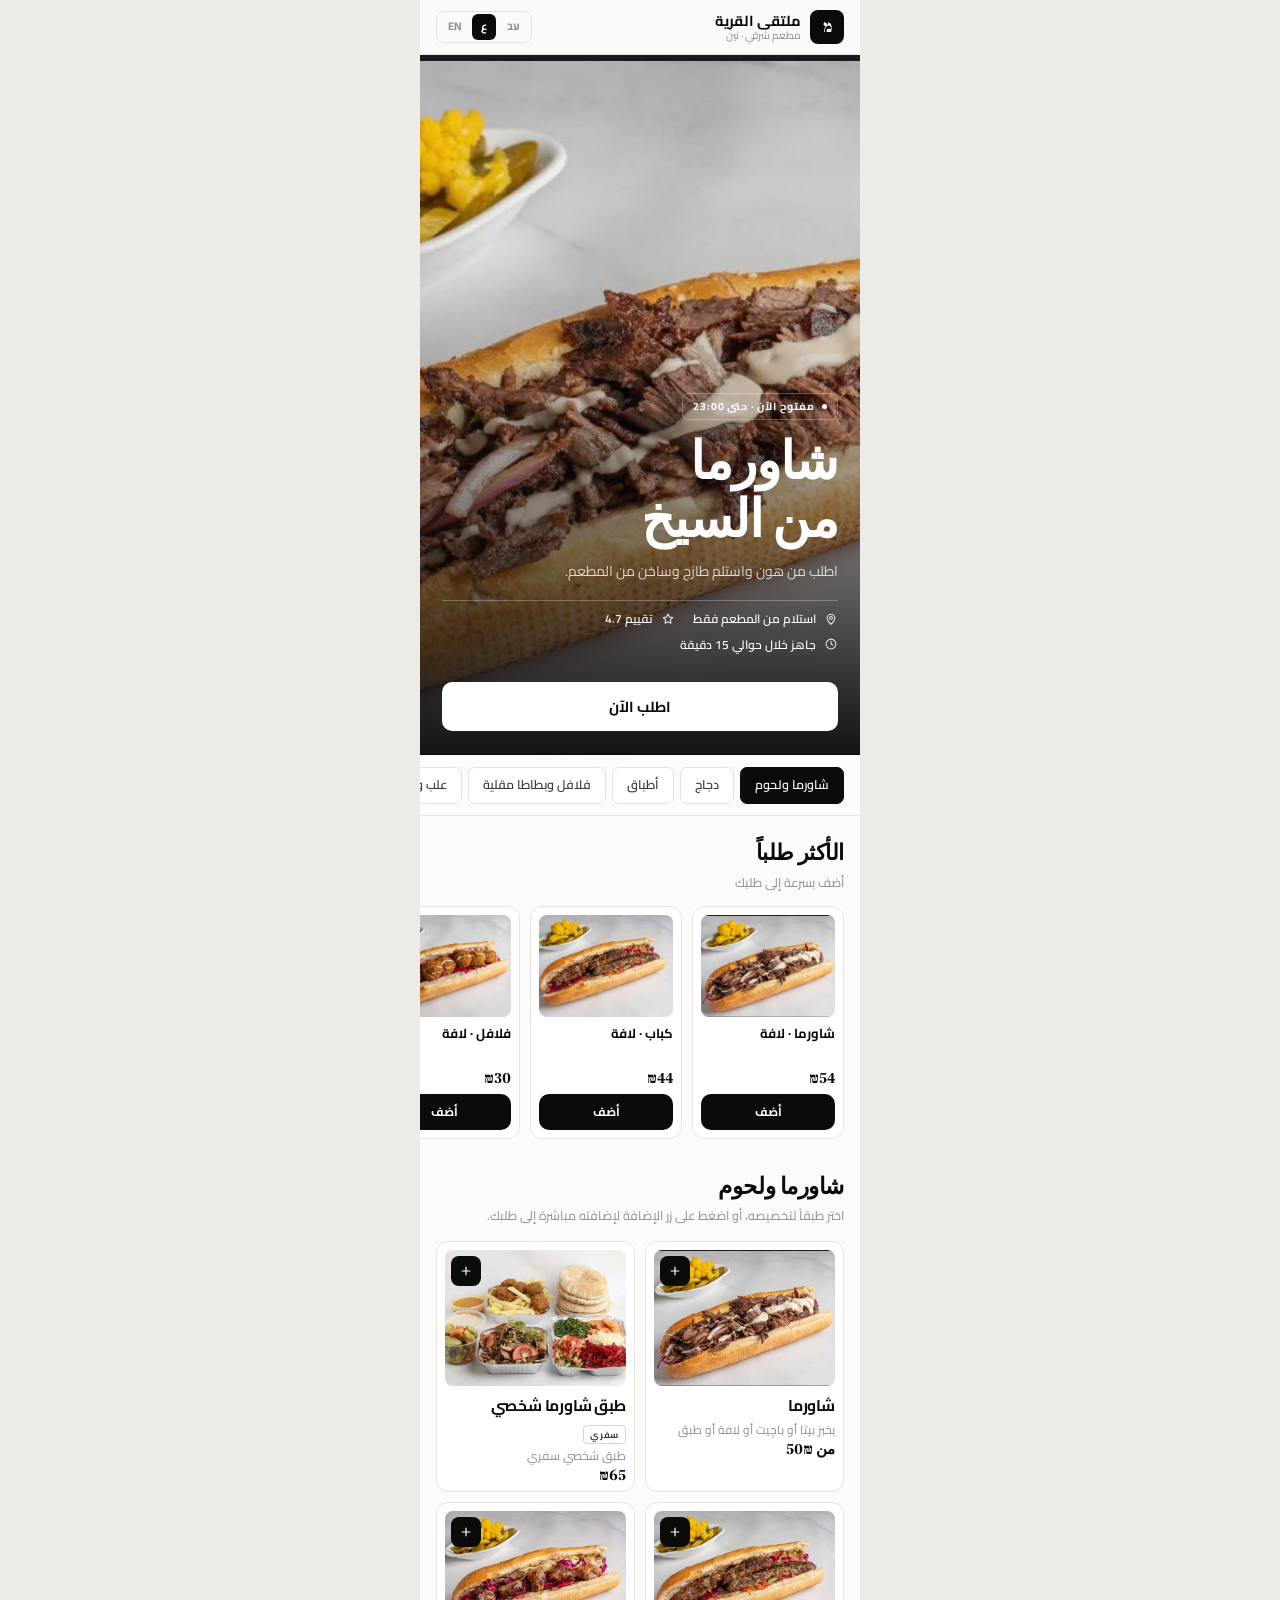
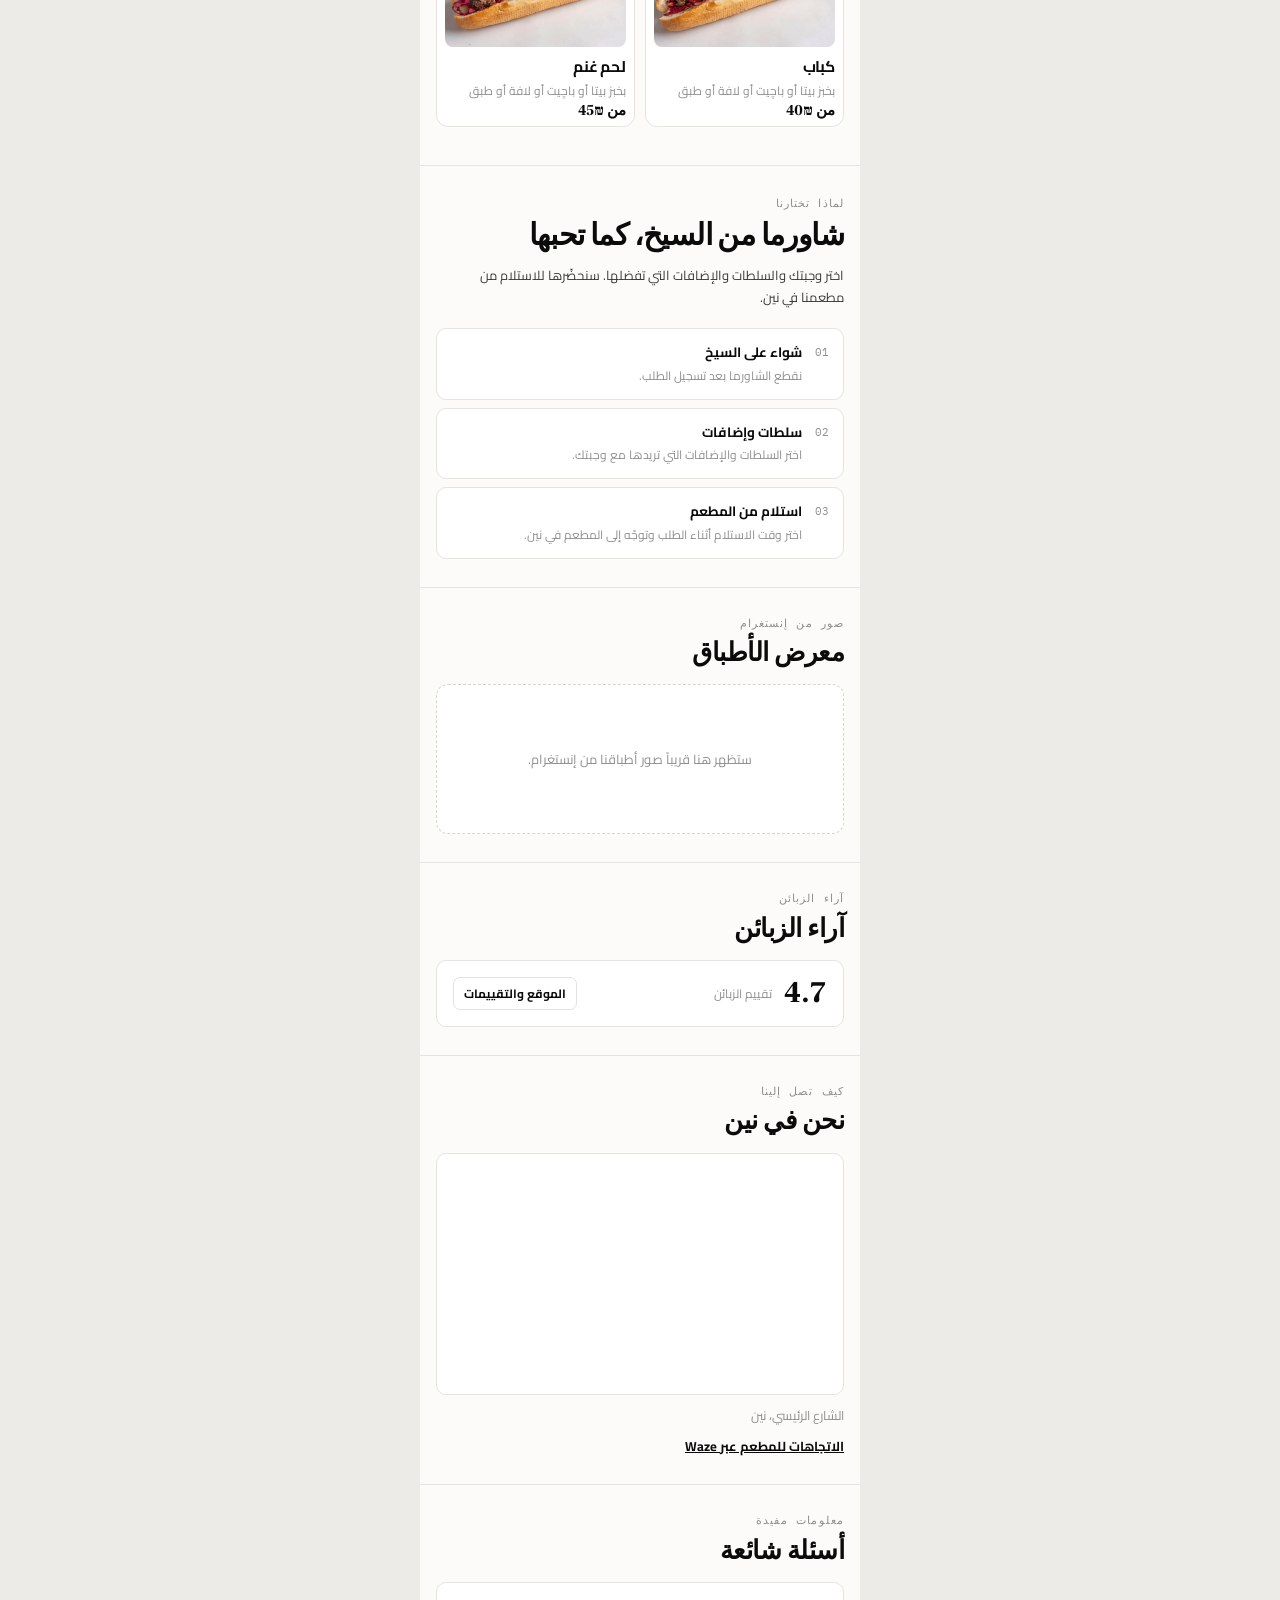
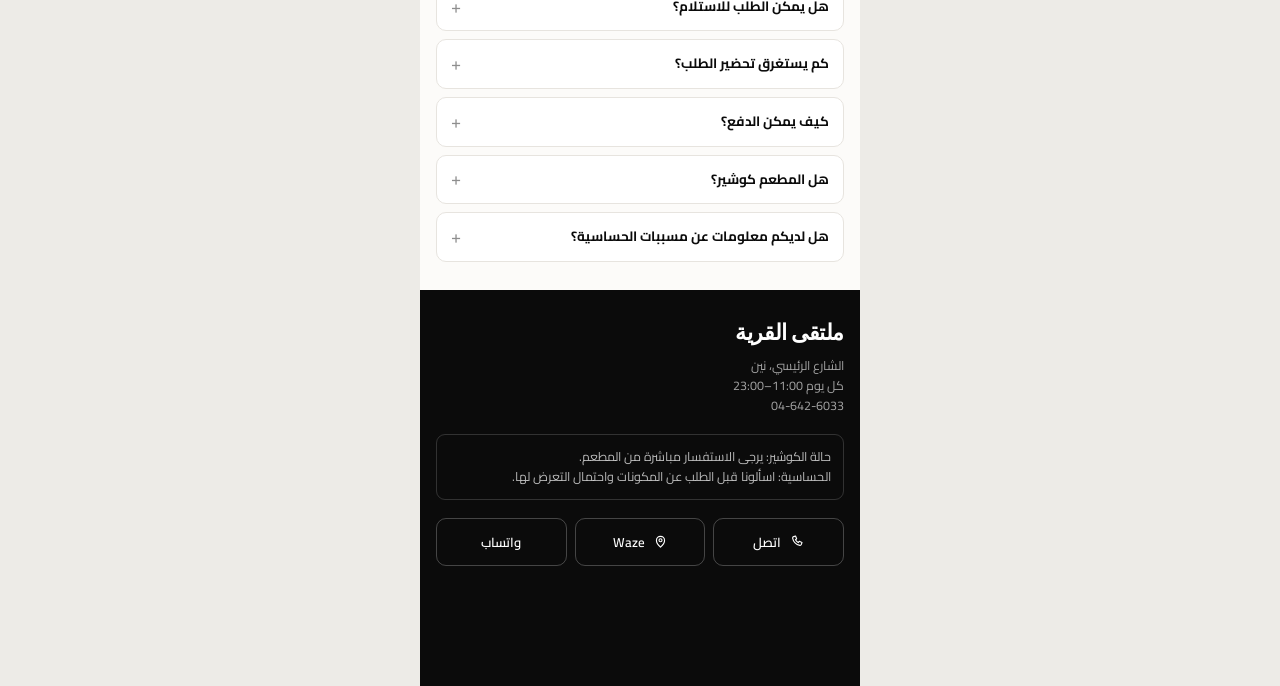
<file: index.html>
<!DOCTYPE html>
<html lang="he" dir="rtl">
<head>
<meta charset="utf-8">
<meta name="viewport" content="width=device-width, initial-scale=1, viewport-fit=cover">
<meta name="theme-color" content="#0B0B0B">
<title>מפגש הכפר · הזמנות</title>
<link rel="preconnect" href="https://fonts.googleapis.com">
<link rel="preconnect" href="https://fonts.gstatic.com" crossorigin>
<link href="https://fonts.googleapis.com/css2?family=Heebo:wght@400;500;600;700;900&family=Frank+Ruhl+Libre:wght@700;900&family=Cairo:wght@400;600;800&family=IBM+Plex+Mono:wght@400&display=swap" rel="stylesheet">
<link rel="stylesheet" href="style.css">
</head>
<body>

<!-- ============ HEADER ============ -->
<header class="appbar">
  <div class="brand">
    <div class="brand__mark" aria-hidden="true">מ</div>
    <div class="brand__text">
      <strong data-t="brand"></strong>
      <span data-t="brandSub"></span>
    </div>
  </div>
  <nav class="lang" aria-label="Language">
    <button type="button" data-lang="he">עב</button>
    <button type="button" data-lang="ar">ع</button>
    <button type="button" data-lang="en">EN</button>
  </nav>
</header>

<main>

<!-- ============ HOME ============ -->
<section class="screen" id="screen-home">

  <div class="hero">
    <div class="hero__media"><img src="Shawarma%20Baguette.jpeg" alt=""><div class="hero__fade"></div></div>
    <div class="hero__body">
      <p class="pill" id="open-status"><span class="dot" aria-hidden="true"></span><span data-t="openUntil"></span></p>
      <h1 data-t="heroTitle"></h1>
      <p class="hero__sub" data-t="heroSub"></p>
      <ul class="facts">
        <li>
          <svg viewBox="0 0 20 20" aria-hidden="true"><path d="M10 17.5s5.4-5 5.4-9a5.4 5.4 0 10-10.8 0c0 4 5.4 9 5.4 9z"/><circle cx="10" cy="8.4" r="2"/></svg>
          <span data-t="pickupOnly"></span>
        </li>
        <li>
          <svg viewBox="0 0 20 20" aria-hidden="true"><path d="M10 3l2.1 4.3 4.7.7-3.4 3.3.8 4.7-4.2-2.2-4.2 2.2.8-4.7L3.2 8l4.7-.7z"/></svg>
          <span data-t="rating"></span>
        </li>
        <li>
          <svg viewBox="0 0 20 20" aria-hidden="true"><circle cx="10" cy="10" r="7"/><path d="M10 6v4l2.5 1.5"/></svg>
          <span data-t="readyTime"></span>
        </li>
      </ul>
      <div class="hero__cta">
        <button type="button" class="btn btn--light" id="cta-menu" data-t="orderNow"></button>
      </div>
    </div>
  </div>

  <nav class="cats" id="cats" aria-label="Menu categories"></nav>

  <section class="pad discovery">
    <div class="section-heading">
      <div>
        <h2 class="display" data-t="popularTitle"></h2>
        <p class="muted" data-t="popularSub"></p>
      </div>
      <button type="button" class="link-button" id="reorder" hidden data-t="reorder"></button>
    </div>
    <div class="popular-rail" id="popular"></div>
  </section>

  <div class="pad" id="menu-section">
    <h2 class="display" id="cat-title"></h2>
    <p class="muted" data-t="menuHint"></p>
    <ul class="menu" id="menu"></ul>
  </div>

  <section class="about">
    <p class="about__eyebrow" data-t="aboutEyebrow"></p>
    <h2 class="display" data-t="aboutTitle"></h2>
    <p class="about__intro" data-t="aboutIntro"></p>
    <div class="about__points">
      <article class="about-point">
        <span class="about-point__number">01</span>
        <div><h3 data-t="aboutGrillTitle"></h3><p data-t="aboutGrillBody"></p></div>
      </article>
      <article class="about-point">
        <span class="about-point__number">02</span>
        <div><h3 data-t="aboutSaladsTitle"></h3><p data-t="aboutSaladsBody"></p></div>
      </article>
      <article class="about-point">
        <span class="about-point__number">03</span>
        <div><h3 data-t="aboutPickupTitle"></h3><p data-t="aboutPickupBody"></p></div>
      </article>
    </div>
  </section>

  <section class="content-section" aria-labelledby="gallery-title">
    <p class="about__eyebrow" data-t="galleryEyebrow"></p>
    <h2 class="display" id="gallery-title" data-t="galleryTitle"></h2>
    <div class="gallery-placeholder">
      <p data-t="galleryComingSoon"></p>
    </div>
  </section>

  <section class="content-section" aria-labelledby="reviews-title">
    <p class="about__eyebrow" data-t="reviewsEyebrow"></p>
    <h2 class="display" id="reviews-title" data-t="reviewsTitle"></h2>
    <div class="rating-card">
      <strong class="rating-card__value">4.7</strong>
      <span class="rating-card__label" data-t="reviewsRating"></span>
      <a class="link-button" href="https://www.google.com/maps/search/?api=1&amp;query=Mifgash+HaKfar+Nein+Israel" target="_blank" rel="noopener" data-t="reviewsLink"></a>
    </div>
  </section>

  <section class="content-section" aria-labelledby="map-title">
    <p class="about__eyebrow" data-t="mapEyebrow"></p>
    <h2 class="display" id="map-title" data-t="mapTitle"></h2>
    <div class="waze-map">
      <iframe
        title="Waze live map centered on Nein, Israel"
        src="https://embed.waze.com/iframe?zoom=15&amp;lat=32.6307267&amp;lon=35.3488686"
        loading="lazy"
        referrerpolicy="no-referrer-when-downgrade"
        allowfullscreen></iframe>
    </div>
    <p class="map-address" data-t="address"></p>
    <a class="map-link" href="https://waze.com/ul?q=%D7%9E%D7%A4%D7%92%D7%A9%20%D7%94%D7%9B%D7%A4%D7%A8" target="_blank" rel="noopener" data-t="mapDirections"></a>
  </section>

  <section class="content-section faq" aria-labelledby="faq-title">
    <p class="about__eyebrow" data-t="faqEyebrow"></p>
    <h2 class="display" id="faq-title" data-t="faqTitle"></h2>
    <details>
      <summary data-t="faqPickupQ"></summary>
      <p data-t="faqPickupA"></p>
    </details>
    <details>
      <summary data-t="faqTimeQ"></summary>
      <p data-t="faqTimeA"></p>
    </details>
    <details>
      <summary data-t="faqPaymentQ"></summary>
      <p data-t="faqPaymentA"></p>
    </details>
    <details>
      <summary data-t="faqKosherQ"></summary>
      <p data-t="faqKosherA"></p>
    </details>
    <details>
      <summary data-t="faqAllergensQ"></summary>
      <p data-t="faqAllergensA"></p>
    </details>
  </section>

  <footer class="foot">
    <div class="display foot__name" data-t="brand"></div>
    <p><span data-t="address"></span><br><span data-t="hours"></span><br><span data-t="phone"></span></p>
    <p class="foot__info"><span data-t="foodStatus"></span><br><span data-t="allergenNotice"></span></p>
    <div class="foot__links">
      <a class="btn btn--ghost" data-contact="call" href="tel:+97246426033">
        <svg viewBox="0 0 20 20" aria-hidden="true"><path d="M6.2 3.5l2.5-.8 1.5 3.6-1.6 1.4a12 12 0 003.7 3.7l1.4-1.6 3.6 1.5-.8 2.5a2 2 0 01-2.1 1.4A12.5 12.5 0 014.8 5.6a2 2 0 011.4-2.1z"/></svg>
        <span data-t="call"></span>
      </a>
      <!-- restaurant location on Waze -->
      <a class="btn btn--ghost" href="https://waze.com/ul?q=%D7%9E%D7%A4%D7%92%D7%A9%20%D7%94%D7%9B%D7%A4%D7%A8" target="_blank" rel="noopener">
        <svg viewBox="0 0 20 20" aria-hidden="true"><path d="M10 17.5s5.4-5 5.4-9a5.4 5.4 0 10-10.8 0c0 4 5.4 9 5.4 9z"/><circle cx="10" cy="8.4" r="2"/></svg>
        <span>Waze</span>
      </a>
      <a class="btn btn--ghost" data-contact="whatsapp" href="https://wa.me/97246426033" target="_blank" rel="noopener">
        <span data-t="whatsapp"></span>
      </a>
    </div>
  </footer>
</section>

<!-- ============ ITEM BUILDER ============ -->
<section class="screen" id="screen-item" hidden>
  <div class="itemhero">
    <div class="photo photo--flat" id="item-photo"></div>
    <button type="button" class="round back" data-go="home" aria-label="Back">
      <svg viewBox="0 0 20 20" aria-hidden="true"><path d="M12 4l-6 6 6 6"/></svg>
    </button>
  </div>
  <div class="pad">
    <div class="row-between">
      <h2 class="display" id="item-name"></h2>
      <strong class="price" id="item-price"></strong>
    </div>
    <p class="muted" id="item-desc"></p>

    <h3 class="q" id="bread-question"><span data-t="breadQ"></span><em data-t="required"></em></h3>
    <div class="grid2" id="breads"></div>

    <h3 class="q" id="box-size-question" hidden><span data-t="boxSizeQ"></span></h3>
    <div class="stack" id="box-sizes" hidden></div>

    <h3 class="q" id="salads-question"><span data-t="saladsQ"></span><small data-t="saladsFree"></small></h3>
    <div class="grid4" id="salads"></div>

    <h3 class="q" id="fries-question" hidden><span data-t="friesQ"></span></h3>
    <div class="stack" id="fries" hidden></div>

    <h3 class="q" id="extras-question"><span data-t="extrasQ"></span></h3>
    <div class="stack" id="extras"></div>

    <h3 class="q"><span data-t="noteQ"></span></h3>
    <textarea id="note" rows="2" class="note"></textarea>
  </div>
  <div class="bar">
    <div class="stepper">
      <button type="button" id="qty-minus" aria-label="−">
        <svg viewBox="0 0 20 20" aria-hidden="true"><path d="M4.5 10h11"/></svg>
      </button>
      <span id="qty">1</span>
      <button type="button" id="qty-plus" aria-label="+">
        <svg viewBox="0 0 20 20" aria-hidden="true"><path d="M10 4.5v11M4.5 10h11"/></svg>
      </button>
    </div>
    <button type="button" class="btn btn--dark btn--split" id="to-sides">
      <span data-t="addToCart"></span><span id="item-total"></span>
    </button>
  </div>
</section>

<!-- ============ CART ============ -->
<section class="screen" id="screen-cart" hidden>
  <div class="pad">
    <button type="button" class="linkback" data-go="home">
      <svg viewBox="0 0 20 20" aria-hidden="true"><path d="M12 4l-6 6 6 6"/></svg>
      <span data-t="keepOrdering"></span>
    </button>
    <h2 class="display" data-t="cartTitle"></h2>
    <ul class="lines" id="cart"></ul>
    <div class="grid2 gap-s">
      <button type="button" class="btn btn--dashed" data-category="drinks" data-t="addDrinks"></button>
      <button type="button" class="btn btn--dashed" data-go="home" data-t="addMore"></button>
    </div>
    <dl class="totals" id="totals-cart"></dl>
  </div>
  <div class="bar">
    <button type="button" class="btn btn--dark" data-go="checkout" data-t="toCheckout"></button>
  </div>
</section>

<!-- ============ CHECKOUT ============ -->
<section class="screen" id="screen-checkout" hidden>
  <div class="pad">
    <button type="button" class="linkback" data-go="cart">
      <svg viewBox="0 0 20 20" aria-hidden="true"><path d="M12 4l-6 6 6 6"/></svg>
      <span data-t="back"></span>
    </button>
    <h2 class="display" data-t="checkoutTitle"></h2>

    <div class="pickup-info">
      <strong data-t="pickupTitle"></strong>
      <p data-t="pickupBody"></p>
      <a href="https://waze.com/ul?q=%D7%9E%D7%A4%D7%92%D7%A9%20%D7%94%D7%9B%D7%A4%D7%A8" target="_blank" rel="noopener" data-t="pickupDirections"></a>
    </div>

    <h3 class="q"><span data-t="customerNameQ"></span></h3>
    <input class="field" id="customer-name" type="text" autocomplete="name">

    <h3 class="q"><span data-t="customerPhoneQ"></span></h3>
    <input class="field" id="customer-phone" type="tel" autocomplete="tel" inputmode="tel">

    <h3 class="q"><span data-t="pickupTimeQ"></span></h3>
    <select class="field" id="pickup-slot">
      <option value="asap" data-t="pickupAsap"></option>
      <option value="15" data-t="pickup15"></option>
      <option value="30" data-t="pickup30"></option>
      <option value="45" data-t="pickup45"></option>
      <option value="later" data-t="pickupLater"></option>
    </select>
    <input class="field" id="pickup-later" type="datetime-local" hidden>

    <h3 class="q"><span data-t="payQ"></span></h3>
    <p class="payment-note" data-t="cashOnly"></p>

    <dl class="totals" id="totals-checkout"></dl>
    <p class="demo-note" data-t="demoNotice"></p>
  </div>
  <div class="bar">
    <button type="button" class="btn btn--dark" id="place" disabled></button>
  </div>
</section>

<!-- ============ CONFIRMATION ============ -->
<section class="screen" id="screen-done" hidden>
  <div class="done">
    <div class="done__mark">
      <svg viewBox="0 0 20 20" aria-hidden="true"><path d="M4.5 10.5l3.5 3.5 7.5-8"/></svg>
    </div>
    <h2 class="display" data-t="doneTitle"></h2>
    <p class="muted" data-t="doneBody"></p>
    <ol class="order-status" id="order-status"></ol>
    <p class="demo-note" data-t="demoNotice"></p>
    <dl class="receipt" id="receipt"></dl>
    <button type="button" class="btn btn--outline" id="reset" data-t="newOrder"></button>
  </div>
</section>

</main>

<!-- floating cart bar (home only) -->
<button type="button" class="cartbar" id="cartbar" hidden data-go="cart">
  <span><em id="cartbar-count"></em><span data-t="viewCart"></span></span>
  <strong id="cartbar-total"></strong>
</button>

<script src="data.js"></script>
<script src="app.js"></script>
</body>
</html>
</file>
<file: style.css>
/* =========================================================
   מפגש הכפר — mobile ordering
   Black & white. Mobile-first. RTL by default (dir on <html>).
   ========================================================= */

:root{
  --ink:#0B0B0B;
  --ink-2:#3A3A3A;
  --muted:#8E8E8E;
  --faint:#B0ACA5;
  --line:#E4E2DE;
  --line-2:#E7E4DF;
  --paper:#FFFFFF;
  --bg:#FCFBF9;
  --bg-2:#F4F2EE;
  --tile:#F0EEEA;
  --r:10px;
  --pad:16px;
  --sans:'Heebo','Cairo',system-ui,-apple-system,sans-serif;
  --display:'Frank Ruhl Libre',Georgia,serif;
  --mono:'IBM Plex Mono',ui-monospace,monospace;
}
/* Arabic gets Cairo first */
html[lang="ar"]{ --sans:'Cairo','Heebo',system-ui,sans-serif; }

*,*::before,*::after{ box-sizing:border-box; }
html,body{ margin:0; }
body{
  background:var(--bg); color:var(--ink);
  font:400 15px/1.45 var(--sans);
  -webkit-font-smoothing:antialiased;
  padding-bottom:env(safe-area-inset-bottom);
}
img{ display:block; max-width:100%; }
button{ font:inherit; color:inherit; background:none; border:0; cursor:pointer; }
input,textarea{ font:inherit; color:inherit; }
a{ color:var(--ink); text-decoration:underline; }
a:hover{ color:var(--muted); }
svg{ width:15px; height:15px; fill:none; stroke:currentColor; stroke-width:1.5;
     stroke-linecap:round; stroke-linejoin:round; flex:none; }
[hidden]{ display:none !important; }

.display{ font-family:var(--display); font-weight:900; letter-spacing:-.02em; margin:0; }
.muted{ color:var(--muted); font-size:12.5px; margin:4px 0 0; }
.pad{ padding:20px var(--pad); }
.row-between{ display:flex; align-items:baseline; justify-content:space-between; gap:10px; }
.gap-s{ gap:8px; }

/* ---------- header ---------- */
.appbar{
  position:sticky; top:0; z-index:20;
  display:flex; align-items:center; justify-content:space-between; gap:10px;
  padding:calc(10px + env(safe-area-inset-top)) var(--pad) 10px;
  background:rgba(252,251,249,.94); backdrop-filter:blur(14px);
  border-bottom:1px solid var(--line-2);
}
.brand{ display:flex; align-items:center; gap:9px; }
.brand__mark{
  width:34px; height:34px; border-radius:8px; background:var(--ink); color:#fff;
  display:grid; place-items:center; font:900 17px/1 var(--display);
}
.brand__text{ display:flex; flex-direction:column; line-height:1.15; }
.brand__text strong{ font-size:14.5px; letter-spacing:-.01em; }
.brand__text span{ font-size:10.5px; color:var(--muted); }
.lang{ display:flex; gap:2px; padding:2px; border:1px solid var(--line); border-radius:8px; }
.lang button{ padding:5px 9px; border-radius:6px; font-size:11px; font-weight:700; color:var(--muted); }
.lang button[aria-current="true"]{ background:var(--ink); color:#fff; }

/* ---------- hero ---------- */
.hero{ position:relative; display:flex; flex-direction:column; justify-content:flex-end; background:var(--ink); color:#fff; overflow:hidden; height:clamp(500px,78svh,700px); }
.hero__media{ position:absolute; inset:0; width:100%; }
.hero__media > .photo,.hero__media img{ width:100%; height:100%; object-fit:cover; }
.hero__fade{
  position:absolute; inset:0; pointer-events:none;
  background:linear-gradient(to bottom, rgba(11,11,11,.02) 18%, rgba(11,11,11,.15) 43%, rgba(11,11,11,.96) 100%);
}
html[dir="ltr"] .hero__fade{ background:linear-gradient(to bottom, rgba(11,11,11,.02) 18%, rgba(11,11,11,.15) 43%, rgba(11,11,11,.96) 100%); }
.hero__body{ position:relative; width:100%; padding:30px 22px 24px; }
.hero h1{ max-width:100%; margin:14px 0 10px; font:900 52px/1.12 var(--display); letter-spacing:-.02em; white-space:pre-line; }
.hero__sub{ max-width:34em; margin:0 0 18px; font-size:14px; line-height:1.55; color:rgba(255,255,255,.78); text-wrap:pretty; }
.pill{
  display:inline-flex; align-items:center; gap:7px; margin:0; white-space:nowrap;
  padding:5px 10px; border:1px solid rgba(255,255,255,.28); border-radius:6px;
  font-size:10.5px; font-weight:700; letter-spacing:.08em; text-transform:uppercase;
}
.pill .dot{ width:5px; height:5px; border-radius:50%; background:#fff; }
.pill.is-closed .dot{ background:transparent; border:1px solid #fff; }
.facts{ list-style:none; margin:0 0 20px; padding:9px 0; display:flex; flex-wrap:wrap; gap:8px 18px;
        border-top:1px solid rgba(255,255,255,.26); font-size:12px; font-weight:600; }
.facts li{ display:flex; align-items:center; gap:8px; }
.facts svg{ width:14px; height:14px; opacity:.85; }
.hero__cta{ display:flex; gap:8px; }

/* ---------- buttons ---------- */
.btn{
  display:inline-flex; align-items:center; justify-content:center; gap:8px;
  padding:14px 16px; border-radius:var(--r);
  font-size:14.5px; font-weight:700; text-align:center; text-decoration:none;
}
.btn--light{ flex:1; background:#fff; color:var(--ink); }
.btn--ghost{ border:1px solid rgba(255,255,255,.24); color:#fff; font-weight:600; font-size:13px; }
.btn--icon{ width:50px; padding:0; }
.btn--dark{ flex:1; background:var(--ink); color:#fff; }
.btn--dark[disabled]{ background:#B8B4AD; cursor:default; }
.btn--outline{ border:1px solid #D8D5D0; color:var(--ink-2); font-weight:600; font-size:14px; }
.btn--dashed{ border:1px dashed #C9C5BE; color:var(--ink-2); font-weight:600; font-size:13px; padding:13px; }
.btn--split{ justify-content:space-between; }
.round{ width:36px; height:36px; border-radius:50%; background:rgba(255,255,255,.94); display:grid; place-items:center; }
.round svg{ width:16px; height:16px; stroke-width:1.7; }
html[dir="rtl"] .round svg,
html[dir="rtl"] .linkback svg{ transform:scaleX(-1); }
.linkback{ display:inline-flex; align-items:center; gap:7px; padding:0; margin-bottom:14px;
           font-size:13px; font-weight:600; color:var(--muted); }

/* ---------- category rail ---------- */
.cats{
  position:sticky; top:56px; z-index:19;
  display:flex; gap:6px; overflow-x:auto; padding:12px var(--pad);
  background:rgba(252,251,249,.96); backdrop-filter:blur(14px);
  border-bottom:1px solid var(--line-2); scrollbar-width:none;
}
.cats::-webkit-scrollbar{ display:none; }
.cats button{
  flex:none; padding:8px 14px; border:1px solid var(--line); border-radius:7px;
  background:#fff; font-size:12.5px; font-weight:600; white-space:nowrap; color:var(--ink-2);
}
.cats button[aria-current="true"]{ background:var(--ink); border-color:var(--ink); color:#fff; }

.discovery{ padding-top:22px; padding-bottom:6px; }
.section-heading{ display:flex; align-items:center; justify-content:space-between; gap:10px; }
.section-heading h2{ font-size:22px; }
.link-button{ flex:none; padding:7px 10px; border:1px solid var(--line); border-radius:7px; font-size:12px; font-weight:700; }
.popular-rail{ display:flex; gap:10px; overflow-x:auto; margin:14px calc(-1 * var(--pad)) 0; padding:0 var(--pad) 6px; scrollbar-width:none; }
.popular-rail::-webkit-scrollbar{ display:none; }
.popular-card{ flex:none; display:flex; flex-direction:column; gap:8px; width:152px; padding:8px; border:1px solid var(--line-2); border-radius:12px; background:#fff; }
.popular-card__photo{ height:102px; overflow:hidden; border-radius:8px; background:var(--tile); }
.popular-card__photo img{ width:100%; height:100%; object-fit:cover; }
.popular-card strong{ min-height:38px; font-size:13px; line-height:1.35; }
.popular-card__add{ width:100%; padding:9px 10px; font-size:12px; }
/* ---------- photo placeholder (swap for <img>) ---------- */
.photo{
  background:
    repeating-linear-gradient(135deg,#F2EFEA 0 7px,#E8E4DD 7px 14px);
  border-radius:8px; width:100%; height:100%;
}
.photo--flat{ border-radius:0; }

/* ---------- menu ---------- */
.menu{ list-style:none; margin:16px 0 0; padding:0; display:grid; grid-template-columns:repeat(2,minmax(0,1fr)); gap:10px; }
.menu > li{ min-width:0; }
#menu-section{ scroll-margin-top:118px; }
.dish{
  position:relative; display:flex; flex-direction:column; gap:9px; width:100%; height:100%; text-align:start;
  padding:8px; background:var(--paper); border:1px solid var(--line-2); border-radius:12px;
}
.dish:hover{ border-color:#CFCAC2; }
.dish__thumb{ width:100%; aspect-ratio:4/3; flex:none; border-radius:8px; overflow:hidden; background:var(--tile); }
.dish__thumb img{ width:100%; height:100%; object-fit:cover; }
.dish__body{ flex:1; min-width:0; display:flex; flex-direction:column; gap:4px; }
.dish__title{ display:flex; align-items:baseline; gap:7px; flex-wrap:wrap; }
.dish__title strong{ font-size:15.5px; letter-spacing:-.01em; }
.tag{ font-size:9px; font-weight:700; letter-spacing:.07em; text-transform:uppercase;
      padding:2px 6px; border:1px solid #D8D5D0; border-radius:4px; color:var(--ink-2); }
.dish__desc{ font-size:12px; line-height:1.4; color:var(--muted); text-wrap:pretty; }
.price{ font:800 15px/1 var(--display); }
.dish__add{ position:absolute; top:14px; inset-inline-end:14px; width:30px; height:30px; flex:none; border-radius:8px;
            background:var(--ink); display:grid; place-items:center; }
.dish__add svg{ width:14px; height:14px; stroke:#fff; stroke-width:1.7; }

/* ---------- about / footer ---------- */
.about{ margin-top:18px; padding:30px var(--pad) 28px; background:var(--bg); border-top:1px solid var(--line-2); }
.about__eyebrow{ margin:0 0 9px; color:var(--muted); font:11px/1.3 var(--mono); letter-spacing:.1em; }
.about h2{ max-width:13em; font-size:30px; line-height:1.08; }
.about__intro{ margin:12px 0 20px; color:var(--ink-2); font-size:13px; line-height:1.7; }
.about__points{ display:grid; gap:8px; }
.about-point{ display:flex; gap:13px; padding:14px; border:1px solid var(--line-2); border-radius:10px; background:var(--paper); }
.about-point__number{ padding-top:2px; color:var(--muted); font:11px/1.4 var(--mono); }
.about-point h3{ margin:0; font-size:13.5px; }
.about-point p{ margin:4px 0 0; color:var(--muted); font-size:12px; line-height:1.5; }
.content-section{ padding:28px var(--pad); border-top:1px solid var(--line-2); background:var(--bg); }
.content-section h2{ max-width:13em; margin-bottom:16px; font-size:26px; line-height:1.12; }
.gallery-placeholder{ min-height:150px; display:grid; place-items:center; padding:24px; border:1px dashed #D8D5D0; border-radius:12px; background:var(--paper); text-align:center; }
.gallery-placeholder p{ max-width:22em; margin:0; color:var(--muted); font-size:13px; line-height:1.6; }
.rating-card{ display:flex; align-items:center; gap:12px; padding:16px; border:1px solid var(--line-2); border-radius:10px; background:var(--paper); }
.rating-card__value{ font:900 30px/1 var(--display); }
.rating-card__label{ flex:1; color:var(--muted); font-size:12px; }
.rating-card .link-button{ color:var(--ink); text-decoration:none; white-space:nowrap; }
.waze-map{ overflow:hidden; border:1px solid var(--line-2); border-radius:10px; background:var(--paper); }
.waze-map iframe{ display:block; width:100%; height:240px; border:0; }
.map-address{ margin:12px 0 0; color:var(--muted); font-size:12.5px; }
.map-link{ display:inline-block; margin-top:12px; font-size:13px; font-weight:700; }
.faq details{ margin-top:8px; padding:14px; border:1px solid var(--line-2); border-radius:10px; background:var(--paper); }
.faq summary{ display:flex; align-items:center; justify-content:space-between; gap:12px; cursor:pointer; font-size:13.5px; font-weight:700; list-style:none; }
.faq summary::-webkit-details-marker{ display:none; }
.faq summary::after{ content:"+"; color:var(--muted); font:18px/1 var(--sans); }
.faq details[open] summary::after{ content:"−"; }
.faq details p{ margin:10px 0 0; color:var(--muted); font-size:12.5px; line-height:1.6; }
.foot{ padding:28px var(--pad) 120px; background:var(--ink); color:rgba(255,255,255,.62); }
.foot__name{ font-size:22px; color:#fff; margin-bottom:6px; }
.foot p{ margin:0 0 18px; font-size:12.5px; line-height:1.6; }
.foot__info{ padding:12px; border:1px solid rgba(255,255,255,.16); border-radius:9px; color:rgba(255,255,255,.72); }
.foot__links{ display:flex; gap:8px; }
.foot__links .btn{ flex:1; }

/* ---------- item builder ---------- */
.itemhero{ position:relative; height:200px; }
.itemhero .photo,.itemhero img{ width:100%; height:100%; object-fit:cover; }
.back{ position:absolute; top:14px; inset-inline-start:14px; }
#item-name{ font-size:27px; }
#item-price{ font-size:19px; }
.q{ display:flex; align-items:baseline; gap:8px; margin:22px 0 10px; font-size:15px; font-weight:700; }
#bread-question[hidden],#breads[hidden],#fries-question[hidden],#fries[hidden]{ display:none; }
.q em{ font-style:normal; font-size:10px; font-weight:700; letter-spacing:.07em;
       text-transform:uppercase; color:var(--faint); }
.q small{ margin-inline-start:auto; font-size:11.5px; font-weight:400; color:var(--muted); }
.grid2{ display:grid; grid-template-columns:1fr 1fr; gap:8px; }
.grid4{ display:grid; grid-template-columns:repeat(4,1fr); gap:8px; }
.stack{ display:flex; flex-direction:column; gap:8px; }

.bread{ display:flex; align-items:center; gap:10px; padding:10px; text-align:start;
        background:var(--paper); border:1.5px solid var(--line); border-radius:var(--r); }
.bread__sw{ width:34px; height:34px; flex:none; border-radius:7px; background:var(--tile); }
.bread__sw img{ width:100%; height:100%; object-fit:cover; border-radius:inherit; }
.bread strong{ display:block; font-size:13px; }
.bread span{ font-size:11px; opacity:.6; }
.bread[aria-pressed="true"]{ background:var(--ink); border-color:var(--ink); color:#fff; }
.bread[aria-pressed="true"] .bread__sw{ background:rgba(255,255,255,.16); }

.salad{ display:flex; flex-direction:column; align-items:center; gap:5px; padding:0; }
.salad__tile{ position:relative; width:100%; aspect-ratio:1; border-radius:9px; overflow:hidden;
              border:2px solid transparent; background:var(--tile); }
.salad__tile .photo{ border-radius:0; }
.salad__tile img{ width:100%; height:100%; object-fit:cover; }
.salad__tile::after{ content:""; position:absolute; inset:0; background:transparent; }
.salad__check{ position:absolute; inset:0; display:none; place-items:center;
               background:rgba(11,11,11,.55); }
.salad__check svg{ width:18px; height:18px; stroke:#fff; stroke-width:2.2; }
.salad span{ font-size:10.5px; font-weight:600; text-align:center; line-height:1.2; color:var(--muted); }
.salad[aria-pressed="true"] .salad__tile{ border-color:var(--ink); }
.salad[aria-pressed="true"] .salad__check{ display:grid; }
.salad[aria-pressed="true"] span{ color:var(--ink); }

.option{ display:flex; align-items:center; gap:11px; width:100%; text-align:start;
         padding:12px 13px; background:var(--paper); border:1.5px solid var(--line); border-radius:var(--r); }
.option__box{ width:21px; height:21px; flex:none; border-radius:6px;
              border:1.5px solid var(--line); display:grid; place-items:center; }
.option__box svg{ width:12px; height:12px; stroke:#fff; stroke-width:2.4; display:none; }
.option__text{ flex:1; min-width:0; display:flex; flex-direction:column; line-height:1.3; }
.option__text strong{ font-size:13.5px; }
.option__text small{ font-size:11.5px; color:var(--muted); }
.option__price{ font-size:12.5px; font-weight:600; color:var(--muted); }
.option__check{ display:none; width:16px; height:16px; stroke-width:2; }
.option[aria-pressed="true"],.option[aria-checked="true"]{ border-color:var(--ink); }
.option[aria-pressed="true"] .option__box{ background:var(--ink); border-color:var(--ink); }
.option[aria-pressed="true"] .option__box svg{ display:block; }
.option__radio{ width:19px; height:19px; flex:none; border-radius:50%; border:1.5px solid #C7C3BC;
                display:grid; place-items:center; }
.option__radio::after{ content:""; width:9px; height:9px; border-radius:50%; background:transparent; }
.option[aria-checked="true"] .option__radio{ border-color:var(--ink); }
.option[aria-checked="true"] .option__radio::after{ background:var(--ink); }
.option__thumb{ width:76px; height:76px; flex:none; border-radius:8px; overflow:hidden; background:var(--tile); }
.option__thumb img{ width:100%; height:100%; object-fit:cover; }
.waze[aria-pressed="true"]{ background:var(--ink); color:#fff; }
.waze[aria-pressed="true"] .option__check{ display:block; }
.waze[aria-pressed="true"] .option__text small{ color:rgba(255,255,255,.65); }

.note,.field{ width:100%; padding:13px; background:var(--paper);
              border:1px solid var(--line); border-radius:var(--r); font-size:13.5px; resize:none; }
.note{ background:var(--bg-2); border-style:dashed; }
.note::placeholder,.field::placeholder{ color:#A5A19A; }
.field{ margin-bottom:8px; }
.pickup-info{ margin:0 0 18px; padding:14px; border:1px solid var(--line); border-radius:var(--r); background:var(--bg-2); }
.pickup-info strong{ display:block; font-size:14px; }
.pickup-info p{ margin:5px 0 8px; color:var(--ink-2); font-size:12.5px; }
.pickup-info a{ font-size:12px; font-weight:700; }
.payment-note{ margin:0; padding:12px; border:1px solid var(--line); border-radius:var(--r); font-size:13px; }
.demo-note{ margin:14px 0 0; padding:11px 12px; border:1px dashed #AAA59D; border-radius:9px; color:#5C5C5C; font-size:12px; line-height:1.45; }

/* ---------- sticky action bar ---------- */
.bar{
  position:sticky; bottom:0; z-index:30; display:flex; align-items:center; gap:10px;
  padding:12px var(--pad) calc(12px + env(safe-area-inset-bottom));
  background:rgba(252,251,249,.96); backdrop-filter:blur(16px);
  border-top:1px solid var(--line-2);
}
.stepper{ display:flex; align-items:center; gap:2px; padding:3px; border:1px solid var(--line); border-radius:var(--r); }
.stepper button{ width:32px; height:38px; border-radius:8px; display:grid; place-items:center; }
.stepper svg{ width:14px; height:14px; stroke-width:1.7; }
.stepper span{ min-width:26px; text-align:center; font-weight:800; font-size:15px; }
.step{ margin:0; font:11px/1 var(--mono); letter-spacing:.1em; text-transform:uppercase; color:var(--faint); }
#screen-cart h2,#screen-checkout h2{ font-size:27px; margin:8px 0 3px; }

/* ---------- drinks ---------- */
.drink{ padding:10px; background:var(--paper); border:1px solid var(--line-2); border-radius:12px;
        display:flex; flex-direction:column; gap:8px; }
.drink__thumb{ height:96px; border-radius:8px; overflow:hidden; background:var(--tile); }
.drink__thumb img{ width:100%; height:100%; object-fit:cover; }
.drink strong{ font-size:13.5px; }
.drink__row{ display:flex; align-items:center; justify-content:space-between; }
.drink__add{ min-width:30px; height:30px; padding:0 8px; border-radius:8px;
             background:var(--ink-2); color:#fff; display:grid; place-items:center;
             font-size:12.5px; font-weight:800; }
.drink__add svg{ width:14px; height:14px; stroke:#fff; stroke-width:1.7; }
.drink__add.is-added{ background:var(--ink); }

/* ---------- cart ---------- */
.lines{ list-style:none; margin:16px 0 0; padding:0; display:flex; flex-direction:column; gap:1px;
        background:var(--line-2); border:1px solid var(--line-2); border-radius:12px; overflow:hidden; }
.line{ display:flex; gap:12px; padding:12px; background:var(--paper); }
.line__thumb{ width:54px; height:54px; flex:none; border-radius:8px; background:var(--tile); overflow:hidden; }
.line__body{ flex:1; min-width:0; display:flex; flex-direction:column; gap:3px; }
.line__body strong{ font-size:14.5px; }
.line__detail{ font-size:11.5px; color:var(--muted); line-height:1.4; }
.line__row{ display:flex; align-items:center; justify-content:space-between; margin-top:5px; }
.line__qty{ display:flex; align-items:center; gap:10px; }
.line__qty button{ width:24px; height:24px; border:1px solid var(--line); border-radius:6px;
                   display:grid; place-items:center; }
.line__qty svg{ width:12px; height:12px; stroke-width:1.8; }
.line__qty span,.line__total{ font-weight:800; font-size:13.5px; }
.totals{ margin:20px 0 0; padding:15px; background:var(--bg-2); border-radius:12px;
         display:flex; flex-direction:column; gap:9px; }
.totals div{ display:flex; justify-content:space-between; font-size:13.5px; color:#5C5C5C; }
.totals div.is-total{ font-size:17px; font-weight:900; color:var(--ink);
                      border-top:1px solid #E0DDD8; padding-top:9px; }
.totals dt,.totals dd{ margin:0; }

/* ---------- confirmation ---------- */
.done{ padding:58px 22px; display:flex; flex-direction:column; align-items:center; text-align:center; gap:14px; }
.done__mark{ width:74px; height:74px; border-radius:50%; background:var(--ink); display:grid; place-items:center; }
.done__mark svg{ width:32px; height:32px; stroke:#fff; stroke-width:1.7; }
.done h2{ font-size:28px; }
.done .muted{ max-width:280px; line-height:1.55; font-size:13.5px; }
.receipt{ width:100%; margin:8px 0 0; padding:16px; background:var(--paper);
          border:1px solid var(--line-2); border-radius:12px; display:flex; flex-direction:column; gap:10px; }
.receipt div{ display:flex; justify-content:space-between; font-size:13px; }
.receipt dt{ color:var(--muted); margin:0; }
.receipt dd{ margin:0; font-weight:800; }
.receipt .note-row{ gap:9px; align-items:center; justify-content:flex-start;
                    border-top:1px solid #EEEBE6; padding-top:10px; font-size:12.5px; color:#5C5C5C; }
.order-status{ align-self:stretch; list-style:none; margin:4px 0; padding:0; display:flex; flex-direction:column; gap:0; text-align:start; }
.order-status li{ position:relative; min-height:48px; display:flex; align-items:center; gap:12px; font-size:14px; font-weight:700; }
.order-status li::before{ content:""; width:12px; height:12px; flex:none; border:2px solid #B9B5AE; border-radius:50%; background:#fff; }
.order-status li:not(:last-child)::after{ content:""; position:absolute; inset-inline-start:5px; top:29px; width:2px; height:20px; background:#D8D5D0; }
.order-status li.is-current::before{ background:var(--ink); border-color:var(--ink); }
.order-status li.is-pending{ color:var(--muted); font-weight:500; }

/* ---------- floating cart bar ---------- */
.cartbar{
  position:fixed; inset-inline:12px; bottom:calc(20px + env(safe-area-inset-bottom)); z-index:40;
  display:flex; align-items:center; justify-content:space-between;
  padding:13px 16px; border-radius:12px; background:var(--ink); color:#fff;
  box-shadow:0 10px 26px rgba(0,0,0,.22);
}
.cartbar span{ display:flex; align-items:center; gap:9px; font-size:14px; font-weight:600; }
.cartbar em{ min-width:22px; height:22px; padding:0 6px; border-radius:6px; background:#fff; color:var(--ink);
             display:inline-grid; place-items:center; font-style:normal; font-size:12px; font-weight:800; }
.cartbar strong{ font-size:14.5px; }

/* ---------- desktop: centre the phone column ---------- */
@media (min-width:520px){
  body{ background:#EDEBE7; }
  .appbar,main{ max-width:440px; margin-inline:auto; }
  main{ background:var(--bg); min-height:100vh; }
  .cartbar{ inset-inline:0; width:416px; margin-inline:auto; }
}
</file>
